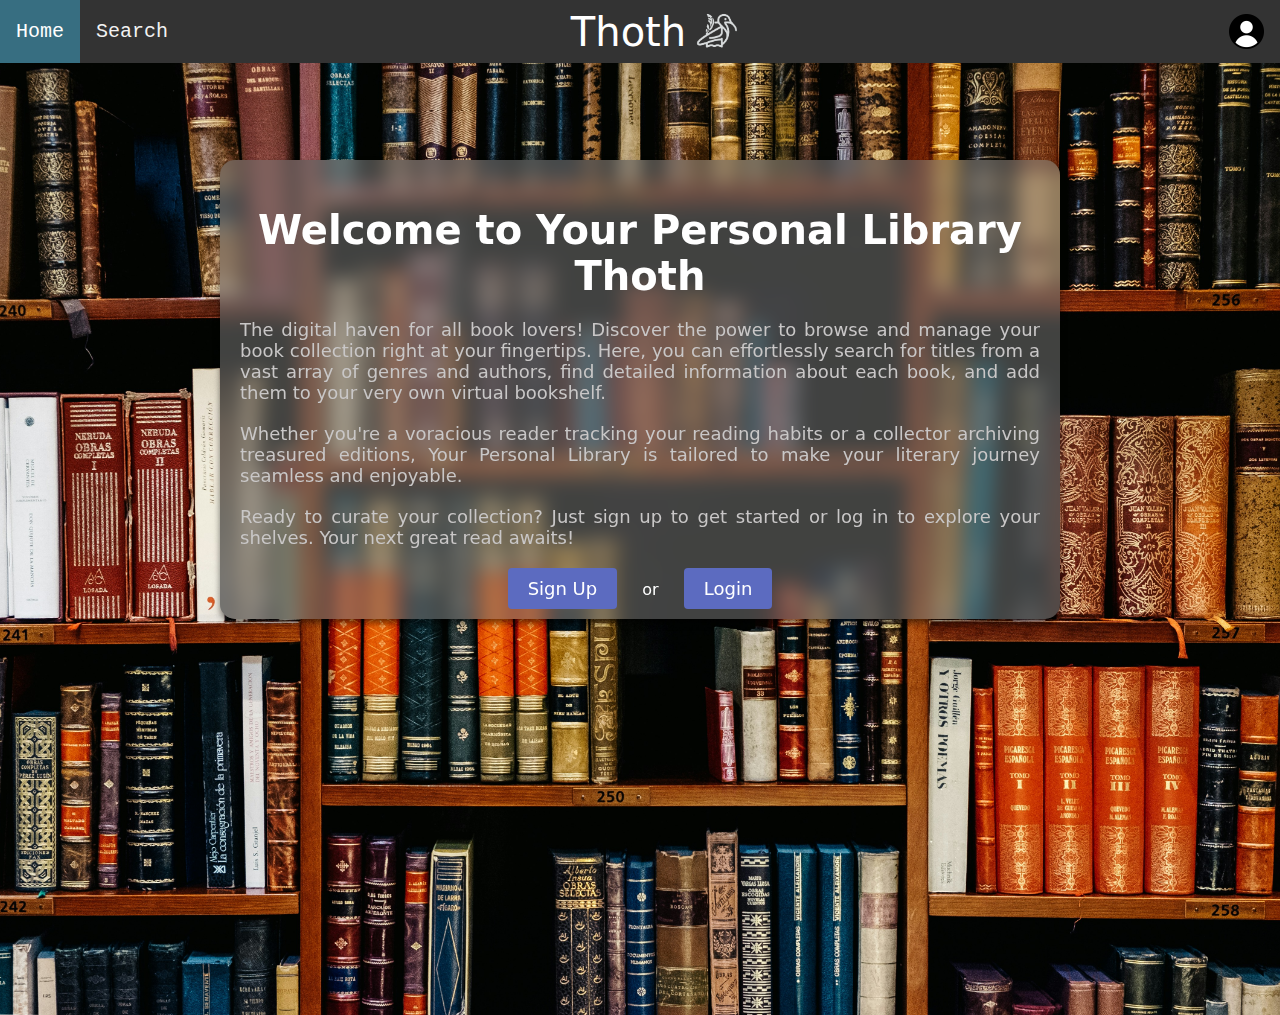
<file: index.html>
<!DOCTYPE html>

<head>
	<meta name="viewport" content="width=device-width, initial-scale=1.0" />
	<link rel="stylesheet" href="CSS/styles.css" />
    <title>Thoth</title>
	<script src="https://ajax.googleapis.com/ajax/libs/jquery/3.7.1/jquery.min.js">
    
	</script>
</head>

<body class="index-page">
	<div class="TopNav">
    <!-- Navigation links -->
    <a class="link" href="index.html">Home</a>
    <a class="link" href="search.html">Search</a>

    <div class="nav-center">
      <span class="nav-text">Thoth</span>
      <img src="Images/thoth.png" alt="Thoth" class="nav-logo">
    </div>

    <!-- Hamburger icon for mobile navigation menu -->
    <a href="javascript:void(0);" class="icon" onclick="openSideNav()">&#9776;</a>

    <!-- Dropdown menu for user profile and settings -->

    <div class="dropdown">
      <button class="dropbtn" onclick="toggleDropdown()">
        <!-- User icon in the dropdown button -->
        <img src="Images/user.png" alt="User" style="vertical-align: middle;">
      </button>

      <!-- Dropdown content hidden by default shown on click -->
      <div class="DropdownContent" id="DropdownContent">
        <a href="library.html">My Library</a>
        <a href="contact.html">Customer Service</a>
        <!-- Logout link with inline onclick event to call logout function -->
        <form method="post" action="PHP/logout.php">
          <button name="logoutButton" class="logoutButton">Logout</button>
        </form>
                
      </div>
    </div>
  </div>

  <!-- Side navigation menu hidden by default -->
  <div id="SideNav" class="SideNav">
    <a href="javascript:void(0)" class="closebtn" onclick="closeSideNav()">&times;</a>
    <a class="link" href="index.html">Home</a>
    <a class="link" href="search.html">Search</a>
  </div>

  <div class="mainContent">
    <div class="mainDiv">
      <h1>Welcome to Your Personal Library Thoth </h1>
      <p>
        The digital haven for all book lovers! Discover the power to browse and manage your book collection right at
        your fingertips. Here, you can effortlessly search for titles from a vast array of genres and authors, find
        detailed information about each book, and add them to your very own virtual bookshelf.
      </p>
      <p>
        Whether you're a voracious reader tracking your reading habits or a collector archiving treasured editions, Your
        Personal Library is tailored to make your literary journey seamless and enjoyable.
      </p>
      <p>
        Ready to curate your collection? Just sign up to get started or log in to explore your shelves. Your next great
        read awaits!
      </p>
      <div class="buttons">
        <a href="signup.html" class="AccButtonIndex">Sign Up</a>
        <span>or</span>
        <a href="login.html" class="AccButtonIndex">Login</a>
      </div>
    </div>
  </div>
  <!--php connection-->
<?php
include('/PHP/display.php');
include('/PHP/login.php');
include('/PHP/checkLogin.php');
?>
  <script src="JavaScript/script.js"></script>
</body>

</html>
</file>
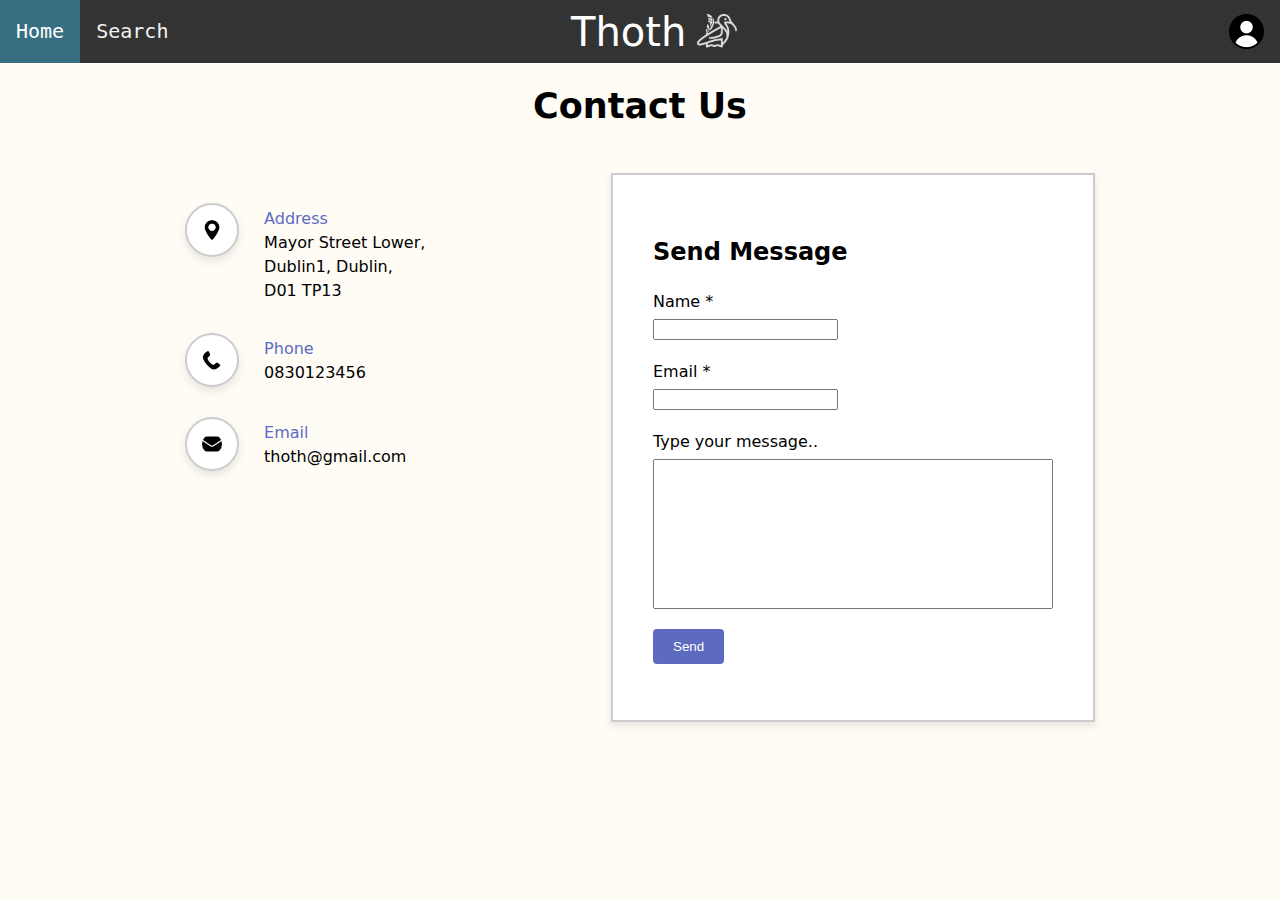
<file: contact.html>
<html>

<head>
    <meta charset="utf-8"/>
    <meta name="viewport" content="width=device-width, initial-scale=1.0"/>
    <title>Thoth</title>
    <!-- Link to the external CSS file -->
     <link href="CSS/styles.css" rel="stylesheet" type="text/css"/>
</head>

<body>
<!-- Navigation bar section -->
<div class="TopNav">
    <!-- Navigation links -->
    <a class="link" href="index.html">Home</a>
    <a class="link" href="search.html">Search</a>

    <div class="nav-center">
      <span class="nav-text">Thoth</span>
      <img src="Images/thoth.png" alt="Thoth" class="nav-logo">
    </div>

    <!-- Hamburger icon for mobile navigation menu -->
    <a href="javascript:void(0);" class="icon" onclick="openSideNav()">&#9776;</a>

    <!-- Dropdown menu for user profile and settings -->

    <div class="dropdown">
      <button class="dropbtn" onclick="toggleDropdown()">
        <!-- User icon in the dropdown button -->
        <img src="Images/user.png" alt="User" style="vertical-align: middle;">
      </button>

      <!-- Dropdown content hidden by default shown on click -->
      <div class="DropdownContent" id="DropdownContent">
        <a href="library.html">My Library</a>
        <a href="contact.html">Customer Service</a>
        <!-- Logout link with inline onclick event to call logout function -->
        <form method="post" action="PHP/logout.php">
          <button name="logoutButton" class="logoutButton">Logout</button>
        </form>
                
      </div>
    </div>
  </div>

<!-- Side navigation menu hidden by default -->
<div id="SideNav" class="SideNav">
    <a href="javascript:void(0)" class="closebtn" onclick="closeSideNav()">&times;</a>
    <a class="link" href="index.html">Home</a>
    <a class="link" href="search.html">Search</a>
</div>

<!-- contact us form -->
	<div class="contact">
		<div class="contact-banner">
			<h1>Contact Us</h1>
		</div>
		<div class="contact-content">
			<div class="contact-left">
				<div class="contact-address">
					<img alt="location" src="Images/map.png" class="contact-icon">
					<div class="contact-info">
						<div class="contact-info-title">Address</div>
						<div>Mayor Street Lower,</div>
						<div>Dublin1, Dublin,</div>
						<div>D01 TP13</div>
					</div>
				</div>
				<div class="contact-address">
					<img alt="phone" src="Images/phone.png" class="contact-icon">
					<div class="contact-info">
						<div class="contact-info-title">Phone</div>
						<div>0830123456</div>
					</div>
				</div>
				<div class="contact-address">
					<img alt="email" src="Images/email.png" class="contact-icon">
					<div class="contact-info">
						<div class="contact-info-title">Email</div>
						<div>thoth@gmail.com</div>
					</div>
				</div>
			</div>
			<div class="contact-right">
					<div class="contact-form">
						<h2>Send Message</h2>
						<form id="commentForm" onsubmit="return contactForm();">
							<div class="contact-form-line">
								<label for="fullName">Name *</label>
								<input type="text" id="fullName" name="fullName" required>
							</div>
							<div class="contact-form-line">
								<label for="email">Email *</label>
								<input type="email" id="email" name="email" required>
							</div>
							<div class="contact-form-line">
								<label for="msg">Type your message..</label>
								<textarea id="msg" name="msg" required></textarea>
							</div>

							<div class="links">
								<button type="submit" class="AccButton">Send</button>
							</div>
						</form>
					</div>
			</div>
		</div>
	</div>

	<!-- External JavaScript file-->
<script src="JavaScript/script.js"></script>

</body>
</html>
</file>
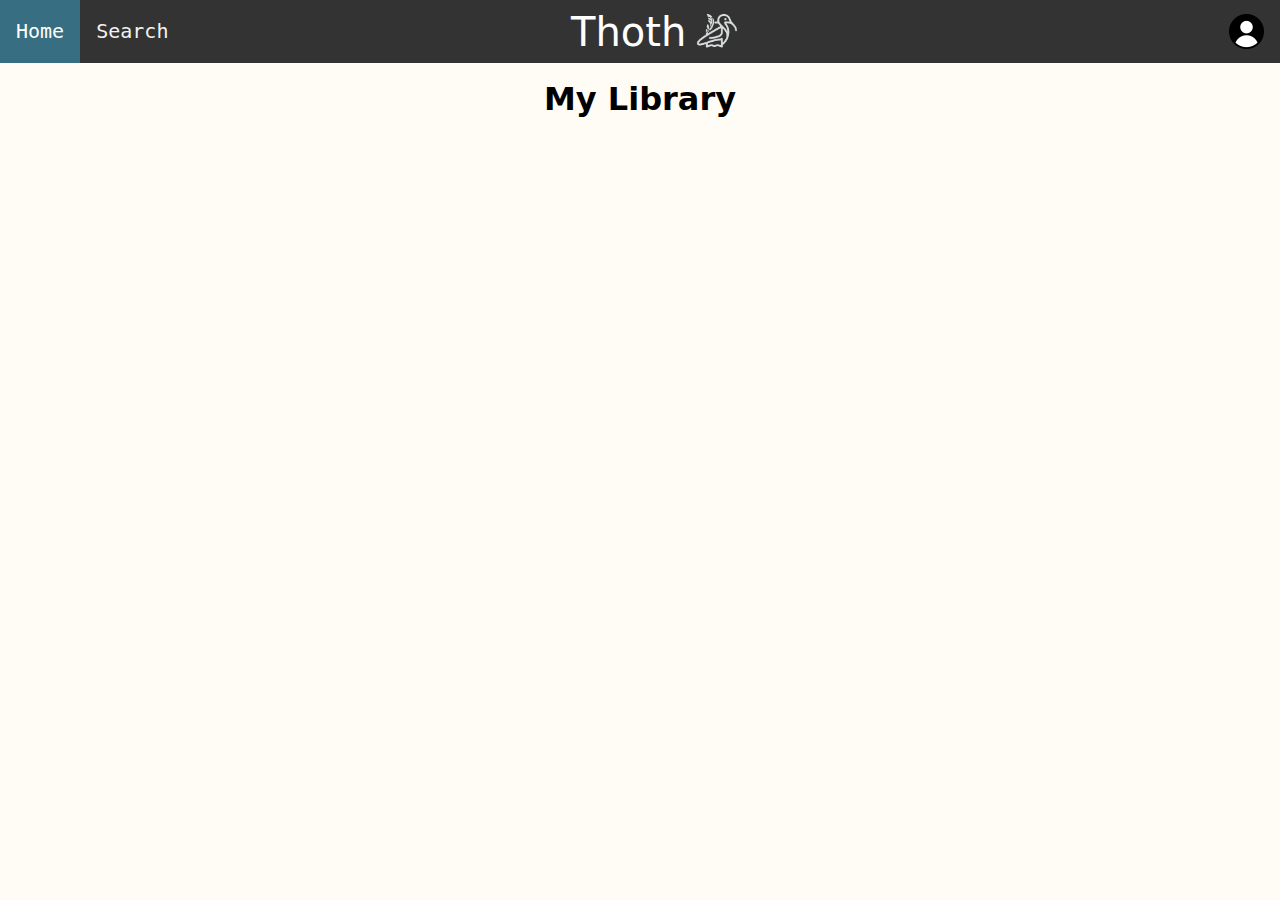
<file: library.html>
<!DOCTYPE html>
<html lang="en">
<head>
    <meta charset="UTF-8"/>
    <meta name="viewport" content="width=device-width, initial-scale=1.0"/>
    <link rel="stylesheet" href="CSS/styles.css"/>
    <script src="https://code.jquery.com/jquery-3.7.1.slim.js" integrity="sha256-UgvvN8vBkgO0luPSUl2s8TIlOSYRoGFAX4jlCIm9Adc=" crossorigin="anonymous"></script>
    <title>Thoth</title>
</head>
<body onload="checkLoginStatus()">
<!-- Navigation bar section -->
<div class="TopNav">
    <!-- Navigation links -->
    <a class="link" href="index.html">Home</a>
    <a class="link" href="search.html">Search</a>

    <div class="nav-center">
      <span class="nav-text">Thoth</span>
      <img src="Images/thoth.png" alt="Thoth" class="nav-logo">
    </div>

    <!-- Hamburger icon for mobile navigation menu -->
    <a href="javascript:void(0);" class="icon" onclick="openSideNav()">&#9776;</a>

    <!-- Dropdown menu for user profile and settings -->

    <div class="dropdown">
      <button class="dropbtn" onclick="toggleDropdown()">
        <!-- User icon in the dropdown button -->
        <img src="Images/user.png" alt="User" style="vertical-align: middle;">
      </button>

      <!-- Dropdown content hidden by default shown on click -->
      <div class="DropdownContent" id="DropdownContent">
        <a href="library.html">My Library</a>
        <a href="contact.html">Customer Service</a>
        <!-- Logout link with inline onclick event to call logout function -->
        <form method="post" action="PHP/logout.php">
          <button name="logoutButton" class="logoutButton">Logout</button>
        </form>
      </div>
    </div>
  </div>

<!-- Side navigation menu hidden by default -->
<div id="SideNav" class="SideNav">
    <a href="javascript:void(0)" class="closebtn" onclick="closeSideNav()">&times;</a>
    <a class="link" href="index.html">Home</a>
    <a class="link" href="search.html">Search</a>
</div>

<h1 class="heading">My Library</h1>

<div id="libraryBooks" class="grid-item"></div>


<!--php connection-->
<?php
include('/PHP/display.php');
include('/PHP/login.php');
include('/PHP/checkLogin.php');
include('/PHP/deleteBook.php');
?>
<script type="text/javascript" src="JavaScript/script.js"></script>
</body>
</html>
</file>
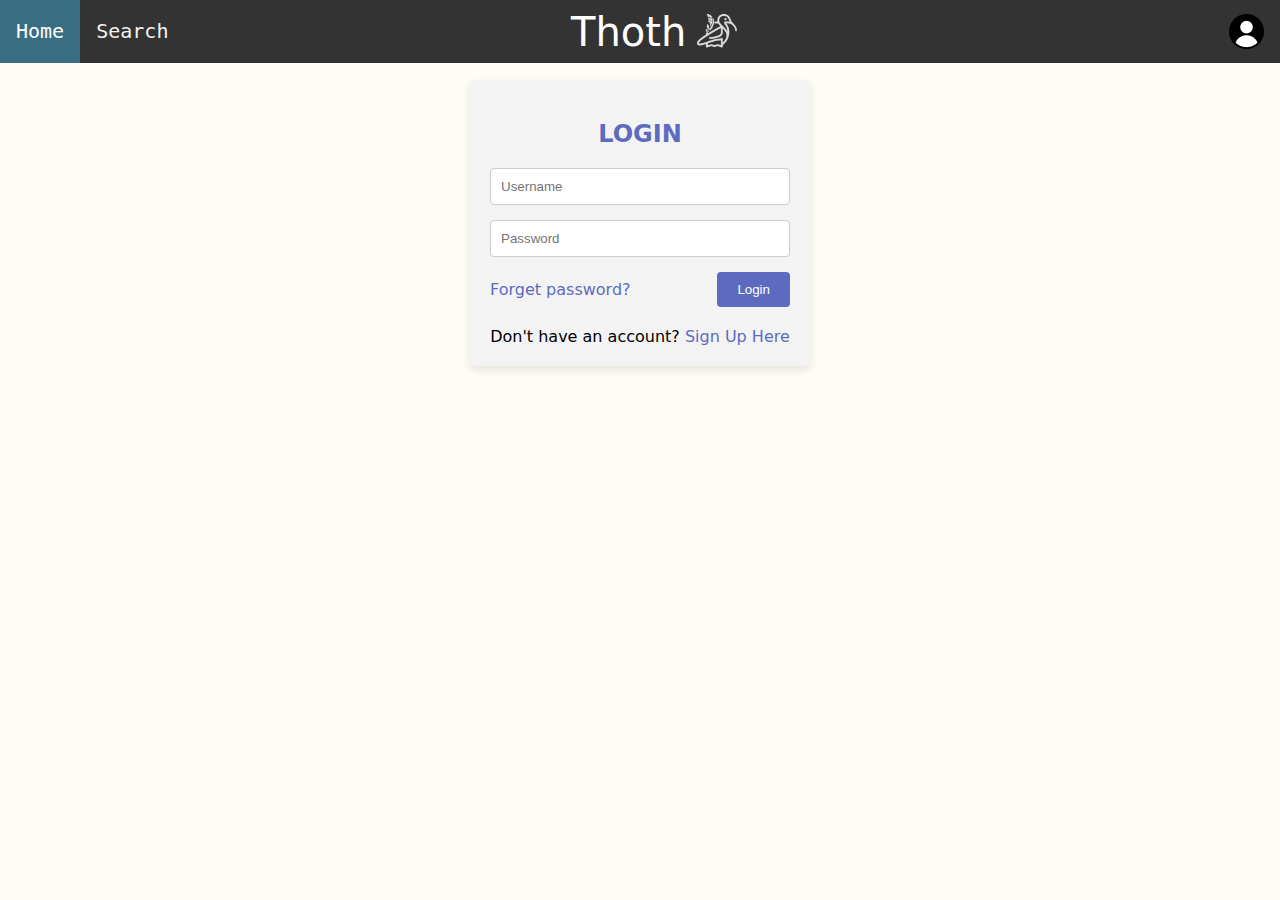
<file: login.html>
<html>

<head>
    <meta charset="utf-8"/>
    <meta name="viewport" content="width=device-width, initial-scale=1.0"/>
    <title>Thoth</title>
    <script src="https://ajax.googleapis.com/ajax/libs/jquery/3.7.1/jquery.min.js"></script>
    <!-- Link to the external CSS file -->
    <link href="CSS/styles.css" rel="stylesheet" type="text/css"/>
</head>

<body>
<!-- Navigation bar section -->
<div class="TopNav">
    <!-- Navigation links -->
    <a class="link" href="index.html">Home</a>
    <a class="link" href="search.html">Search</a>

    <div class="nav-center">
      <span class="nav-text">Thoth</span>
      <img src="Images/thoth.png" alt="Thoth" class="nav-logo">
    </div>

    <!-- Hamburger icon for mobile navigation menu -->
    <a href="javascript:void(0);" class="icon" onclick="openSideNav()">&#9776;</a>

    <!-- Dropdown menu for user profile and settings -->

    <div class="dropdown">
      <button class="dropbtn" onclick="toggleDropdown()">
        <!-- User icon in the dropdown button -->
        <img src="Images/user.png" alt="User" style="vertical-align: middle;">
      </button>

      <!-- Dropdown content hidden by default shown on click -->
      <div class="DropdownContent" id="DropdownContent">
        <a href="library.html">My Library</a>
        <a href="contact.html">Customer Service</a>
        <!-- Logout link with inline onclick event to call logout function -->
        <form method="post" action="PHP/logout.php">
          <button name="logoutButton" class="logoutButton">Logout</button>
        </form>  
      </div>
    </div>
  </div>

<!-- Side navigation menu hidden by default -->
<div id="SideNav" class="SideNav">
    <a href="javascript:void(0)" class="closebtn" onclick="closeSideNav()">&times;</a>
    <a class="link" href="index.html">Home</a>
    <a class="link" href="search.html">Search</a>
</div>

<!-- Account login container -->
<div class="AccContainer">
    <h2>LOGIN</h2>
    <!-- Login form -->
    <form class="AccForm" id="AccForm" action="PHP/login.php" method="post">
        <!-- Input group for username and password -->
        <div class="InputGroup">
            <input type="text" id="username" name="username" placeholder="Username" required>
            <input type="password" id="password" name="password" placeholder="Password" minlength="4" required>
        </div>

        <!-- Links for forgotten password and the submit button for login -->
        <div class="links">
            <a href="#">Forget password?</a>
            <button type="submit" class="AccButton">Login</button>
        </div>
    </form>

    <!-- Link to the signup page-->
    <div class="AccLink">
        <span class="SignupText">Don't have an account?</span> <a href="signup.html">Sign Up Here</a>
    </div>
</div>

<!-- External JavaScript file-->
<script src="JavaScript/script.js"></script>
</body>

</html>
</file>
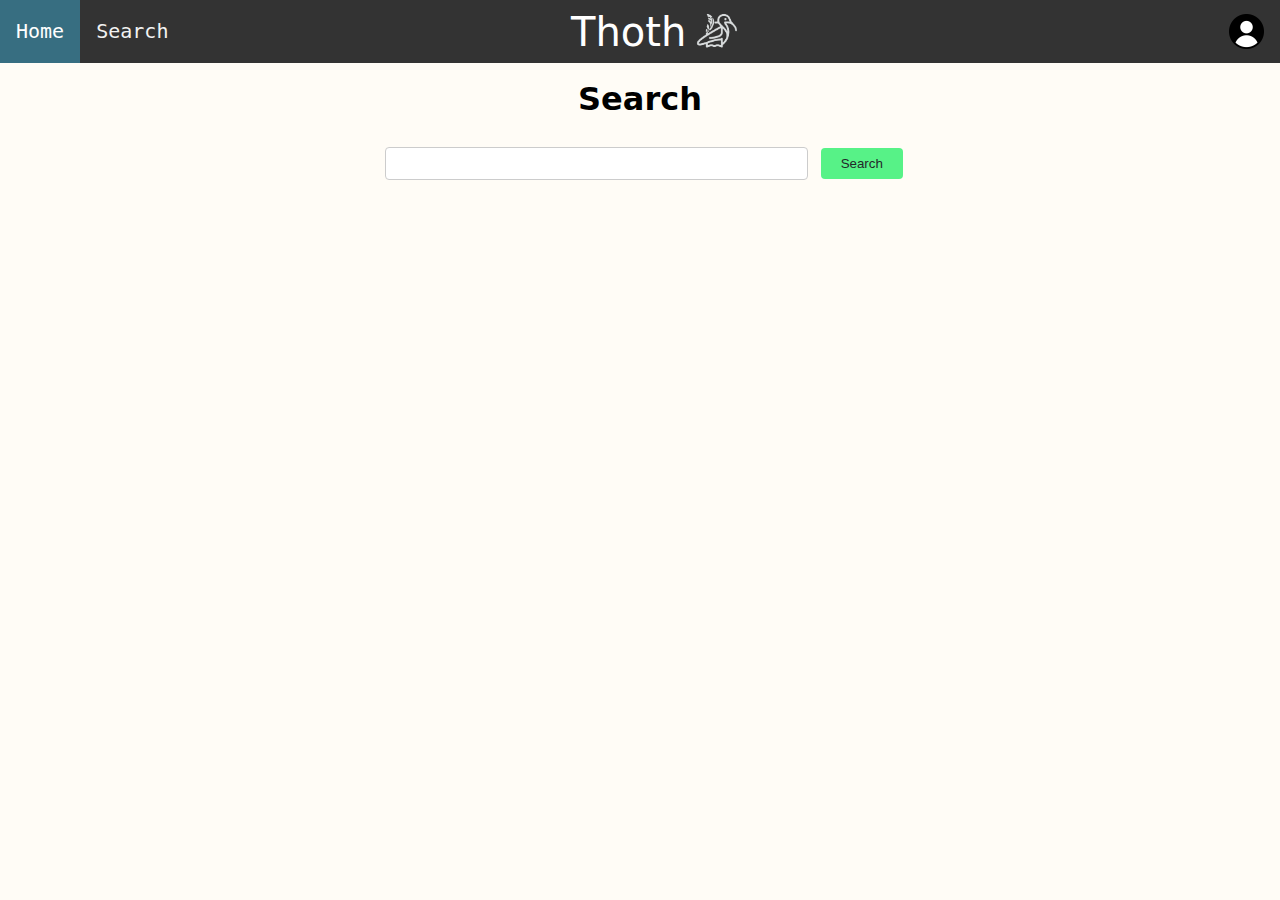
<file: search.html>
<html>
<head>
    <title>Thoth</title>
    <meta charset="utf-8"/>
    <meta name="viewport" content="width=device-width, initial-scale=1.0"/>
    <link href="CSS/styles.css" rel="stylesheet" type="text/css"/>
    <script src="https://ajax.googleapis.com/ajax/libs/jquery/3.7.1/jquery.min.js"></script>
</head>
<body>
<!-- Navigation bar section -->
<div class="TopNav">
    <!-- Navigation links -->
    <a class="link" href="index.html">Home</a>
    <a class="link" href="search.html">Search</a>

    <div class="nav-center">
      <span class="nav-text">Thoth</span>
      <img src="Images/thoth.png" alt="Thoth" class="nav-logo">
    </div>

    <!-- Hamburger icon for mobile navigation menu -->
    <a href="javascript:void(0);" class="icon" onclick="openSideNav()">&#9776;</a>

    <!-- Dropdown menu for user profile and settings -->

    <div class="dropdown">
      <button class="dropbtn" onclick="toggleDropdown()">
        <!-- User icon in the dropdown button -->
        <img src="Images/user.png" alt="User" style="vertical-align: middle;">
      </button>

      <!-- Dropdown content hidden by default shown on click -->
      <div class="DropdownContent" id="DropdownContent">
        <a href="library.html">My Library</a>
        <a href="contact.html">Customer Service</a>
        <!-- Logout link with inline onclick event to call logout function -->
        <form method="post" action="PHP/logout.php">
          <button name="logoutButton" class="logoutButton">Logout</button>
        </form>
                
      </div>
    </div>
  </div>

<!-- Side navigation menu hidden by default -->
<div id="SideNav" class="SideNav">
    <a href="javascript:void(0)" class="closebtn" onclick="closeSideNav()">&times;</a>
    <a class="link" href="index.html">Home</a>
    <a class="link" href="search.html">Search</a>
</div>
<h1 class="heading">Search</h1>

<div id="searchDiv">
    <input type="text" id="search"/>
    <button id="searchButton" class="button" onclick="search()">
        Search
    </button>
</div>

<div id="searchResults" class="grid-item"></div>



<script src="JavaScript/script.js"></script>
<!--php connection-->
<?php
include('/Thoth-beta-404/PHP/bookSave.php');
?>
</body>
</html>
</file>
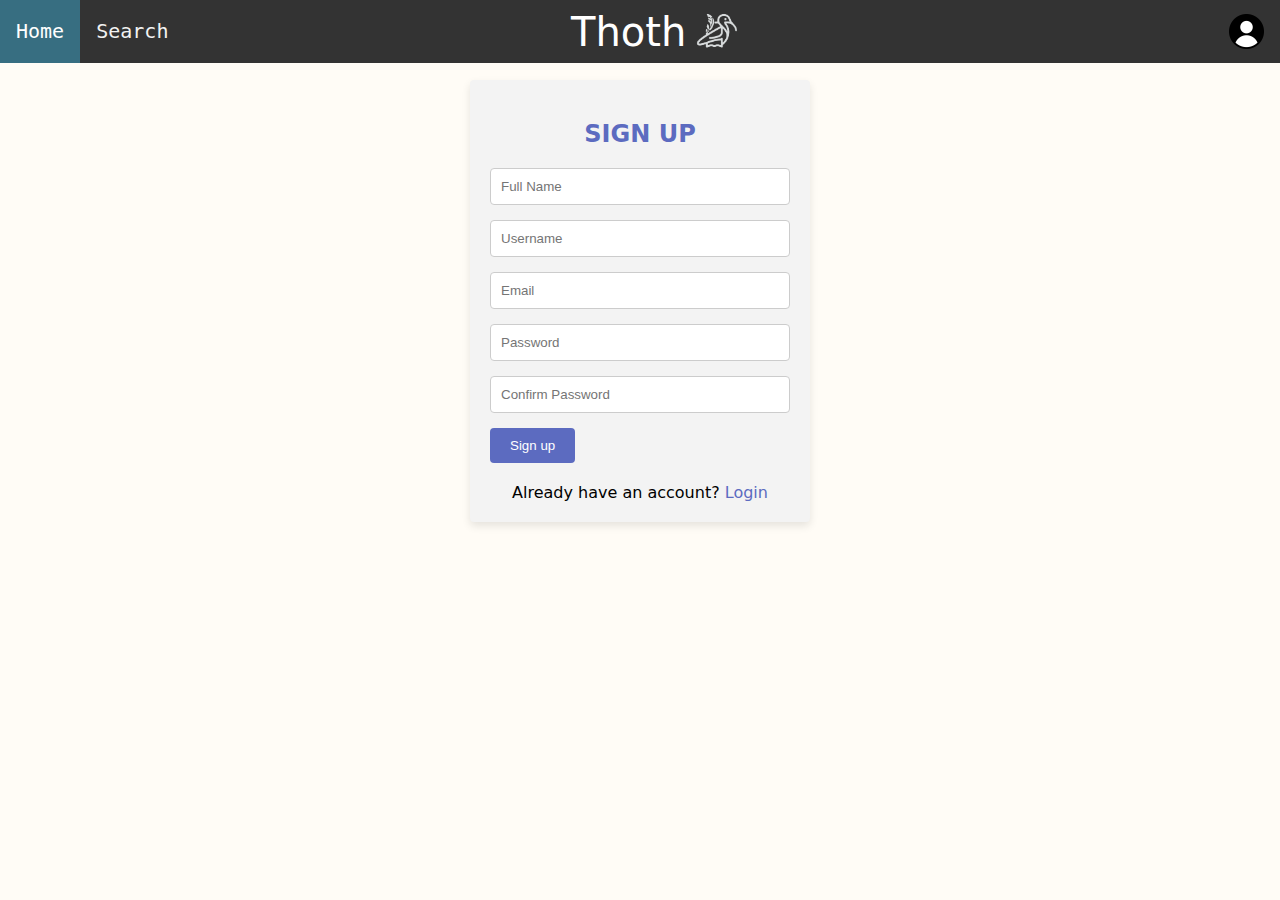
<file: signup.html>
<html>

<head>
    <meta charset="utf-8"/>
    <meta name="viewport" content="width=device-width, initial-scale=1.0"/>
    <title>Thoth</title>
    <link href="CSS/styles.css" rel="stylesheet" type="text/css"/>
    <script src="https://ajax.googleapis.com/ajax/libs/jquery/3.7.1/jquery.min.js"></script>
</head>

<body>
<!-- Navigation bar section -->
<div class="TopNav">
    <!-- Navigation links -->
    <a class="link" href="index.html">Home</a>
    <a class="link" href="search.html">Search</a>

    <div class="nav-center">
      <span class="nav-text">Thoth</span>
      <img src="Images/thoth.png" alt="Thoth" class="nav-logo">
    </div>

    <!-- Hamburger icon for mobile navigation menu -->
    <a href="javascript:void(0);" class="icon" onclick="openSideNav()">&#9776;</a>

    <!-- Dropdown menu for user profile and settings -->

    <div class="dropdown">
      <button class="dropbtn" onclick="toggleDropdown()">
        <!-- User icon in the dropdown button -->
        <img src="Images/user.png" alt="User" style="vertical-align: middle;">
      </button>

      <!-- Dropdown content hidden by default shown on click -->
      <div class="DropdownContent" id="DropdownContent">
        <a href="library.html">My Library</a>
        <a href="contact.html">Customer Service</a>
        <!-- Logout link with inline onclick event to call logout function -->
        <form method="post" action="PHP/logout.php">
          <button name="logoutButton" class="logoutButton">Logout</button>
        </form>
                
      </div>
    </div>
  </div>

<div id="SideNav" class="SideNav">
    <a href="javascript:void(0)" class="closebtn" onclick="closeSideNav()">&times;</a>
    <a class="link" href="index.html">Home</a>
    <a class="link" href="search.html">Search</a>
</div>

<!-- Signup container -->
<div class="AccContainer">
    <h2>SIGN UP</h2>
    <!-- Signup form -->
    <form class="AccForm" action="PHP/signup.php" method="post">

        <div class="InputGroup">
            <input type="text" id="fullName" name="fullName" placeholder="Full Name" minlength="4" required>

            <input type="text" id="username" name="username" placeholder="Username" minlength="4" required>

            <input type="email" id="email" name="email" placeholder="Email" required>

            <input type="password" id="password" name="password" placeholder="Password" minlength="4" required>

            <input type="password" id="confirmPassword" name="confirmPassword" placeholder="Confirm Password" minlength="4" required>
        </div>

        <!-- Submit button for Signup -->
        <div class="links">
            <button type="submit" class="AccButton">Sign up</button>
        </div>

    </form>
    <!-- Link to the Login page-->
    <div class="AccLink">
        <span class="SignupText">Already have an account? </span><a href="login.html">Login</a>

    </div>

</div>

<!-- External JavaScript file-->
<script src="JavaScript/script.js"></script>
</body>

</html>
</file>
<file: CSS/styles.css>
/*
------------------
BODY
------------------
*/

body {
  margin: 0;
  margin-top: 80px;
  font-family: Arial;
  background-color: #fffcf6;
  font-family: system-ui, -apple-system, BlinkMacSystemFont, "Segoe UI", Roboto,
    Oxygen, Ubuntu, Cantarell, "Open Sans", "Helvetica Neue", sans-serif;
}

body.index-page {
  margin-top: 60px;
}

/*
------------------
NAVBAR
------------------
*/

.nav-center {
  display: flex;       
  justify-content: center; 
  align-items: center;     
  flex: 1;                  
  margin-right: 80px;
}

.nav-center .nav-logo{
  height: 60px; 
}

.nav-text {
  color: white;
  font-size: 40px;
}

/* Navbar container */
.TopNav {
  display: flex;            
  justify-content: space-between; 
  align-items: center;      
  position: fixed;
  top: 0;
  background-color: #333;
  z-index: 1000;
  width: 100%;
}

/* Links inside the navbar */
.TopNav a {
  float: left;
  color: #f2f2f2;
  padding: 14px 16px;
  text-decoration: none;
  font-size: 20px;
  line-height: 35px;
  font-family: "Monaco", "Lucida Console", monospace;
  transition: 0.3s;
}

/* Icon hidden by default */
.TopNav .icon {
  display: none;
}

/* The dropdown container */
.dropdown {
  float: right;
}

/* Dropdown button */
.dropdown .dropbtn {
  cursor: pointer;
  border: none;
  padding: 14px 16px;
  background-color: inherit;
}

/* Dropdown content box (hidden by default) */
.DropdownContent {
  display: none;
  position: fixed;
  background-color: #333;
  min-width: 100px;
  height: 105px;
  box-shadow: 0px 8px 16px 0px rgba(0, 0, 0, 0.2);
  border: 2px solid #000000;
  z-index: 1001;
  /* Higher than the navbar to ensure it appears on top */
  right: 10px;
  top: 65px;
  border-radius: 10px;
}

/* Links inside the dropdown */
.DropdownContent a {
  float: none;
  padding: 0px 10px;
  display: block;
  text-align: left;
  font-size: 15px;
}

.logoutButton {
  background: none;
  /* Remove button background */
  border: none;
  /* Remove button border */
  color: #f2f2f2;
  /* Match text color of navbar links */
  width: 170px;
  text-align: left;
  padding: 0px 10px;
  font-size: 15px;
  /* Match font size of navbar links */
  line-height: 35px;
  /* Match line height of navbar links */
  font-family: "Monaco", "Lucida Console", monospace;
  /* Match font family */
  cursor: pointer;
  /* Keep cursor as pointer to indicate clickable */
  border-bottom-left-radius: 10px;
  border-bottom-right-radius: 10px;
}

/* Adding hover effect similar to other navbar links */
.logoutButton:hover {
  background-color: #376e81;
  /* Match hover background of navbar links */
  color: white;
  /* Match hover text color of navbar links */
  transition: 0.3s;
}

/* Add a background color to navbar links on hover */
.TopNav .link:hover,
.DropdownContent a:hover {
  background-color: #376e81;
  color: white;
}

/* Different hover borders for first child in dropdown */
.DropdownContent a:first-child:hover {
  border-top-left-radius: 10px;
  border-top-right-radius: 10px;
}

/* Activates with javascript for show the dropdown menu */
.show {
  display: block;
}

/* User images for dropdown button */
.dropdown .dropbtn img {
  height: 35px;
}

/* The dropdown container */
.SideNav {
  height: 100%;
  width: 0;
  /* Initially hidden */
  position: fixed;
  top: 0;
  right: 0;
  background-color: #2c2c2c;
  overflow-x: hidden;
  /* Prevents horizontal scroll inside the side navigation */
  transition: 0.5s;
  padding-top: 60px;
  z-index: 1001;
  /* Higher than the navbar to ensure it appears on top */
}

/* Links inside in sidenav */
.SideNav a {
  padding: 10px 15px;
  text-decoration: none;
  font-size: 25px;
  color: #ccc;
  display: block;
  transition: 0.3s;
  font-family: "Monaco", "Lucida Console", monospace;
}

.SideNav .link:hover {
  background-color: #376e81;
  color: white;
}

/* Close button for sidenav */
.closebtn {
  position: absolute;
  top: 0;
  margin-top: 10px;
  font-size: 36px;
}

/*
------------------
HomePage
------------------
*/
.mainContent {
  align-items: center;
  padding-top: 100px;
  height: 95vh;
  /* Set the height relative to the viewport */
  background-image: url("/Images/testBG.jpg");
  background-position: center;
  background-repeat: no-repeat;
  background-size: cover;
  width: 100%;
  /* Full width of the viewport */
}

.mainContent .mainDiv {
  text-align: center;
  margin-left: auto;
  margin-right: auto;
  color: #fff;
  background-color: rgba(128, 128, 128, 0.5);
  backdrop-filter: blur(10px);
  border-radius: 15px;
  padding: 20px;
  box-shadow: 0 4px 6px rgba(0, 0, 0, 0.5);
  max-width: 800px;
}

.mainDiv h1 {
  font-size: 40px;
  margin-bottom: 20px;
}

.mainDiv p {
  font-size: 18px;
  margin-bottom: 20px;
  text-align: justify;
  color: #c9c7c7;
}

.AccButtonIndex {
  padding: 10px 20px;
  background-color: #5c6bc0;
  text-decoration: none;
  color: white;
  border: none;
  border-radius: 4px;
  cursor: pointer;
  margin: 20px;
  font-size: 18px;
  transition: all 0.3s ease;
}

.AccButtonIndex:hover {
  background-color: #3f51b5;
  box-shadow: 0 4px 8px rgba(0, 0, 0, 0.2);
  color: #fff;
}

/*
------------------
Login - SignUp
------------------
*/
/* Login - SignUp Container */
.AccContainer {
  width: 300px;
  margin: auto;
  margin-top: 40px;
  padding: 20px;
  background-color: #f3f3f3;
  border-radius: 4px;
  box-shadow: 0 4px 8px rgba(0, 0, 0, 0.1);
  text-align: center;
  color: #5c6bc0;
}

.AccForm .InputGroup input {
  width: 100%;
  padding: 10px;
  border: 1px solid #ccc;
  border-radius: 4px;
  margin-bottom: 15px;
}

/* Flexbox for aligning link and button */
.links {
  display: flex;
  justify-content: space-between;
  align-items: center;
}

/* Color for links inside of form */
.links a,
.AccLink a {
  color: #5c6bc0;
  text-decoration: none;
}

/* Hover for links inside of form */
.links a:hover,
.AccLink a:hover {
  text-decoration: underline;
}

.AccButton {
  padding: 10px 20px;
  background-color: #5c6bc0;
  color: white;
  border: none;
  border-radius: 4px;
  cursor: pointer;
}

.AccButton:hover {
  background-color: #3f51b5;
}

.buttons {
  margin-top: 30px;
}

.AccLink {
  margin-top: 20px;
}

.SignupText {
  color: #000;
}

/*
------------------
SEARCH
------------------
*/
.search {
  background-color: #fff;
  padding-top: 5px;
  margin: 20px;
  text-align: center;
}

#searchBar {
  padding: 8px;
  border: 1px solid #ccc;
  border-radius: 4px;
  margin: 8px;
  text-decoration: none;
  width: 33%;
}

#searchButton {
  padding: 8px 12px;
  color: #fff;
  border: none;
  border-radius: 4px;
  cursor: pointer;
  padding-left: 20px;
  padding-right: 20px;
  background-color: #57f287;
  color: #23272a;
  transition: all 0.3s ease;
}

#searchButton:hover {
  background-color: green;
  box-shadow: 0 4px 8px rgba(0, 0, 0, 0.2);
  transform: scale(1.05);
  color: #fff;
}

/*
------------------
----SEARCH BAR----
------------------
*/
#search {
  border: 1px solid #ccc;
  border-radius: 4px;
  margin: 8px;
  padding: 8px;
  text-decoration: none;
  width: 33%;
}

#search:focus {
  border-color: #007bff;
  box-shadow: 0 0 5px rgba(0, 123, 255, 0.5);
  transition: border-color 0.3s, box-shadow 0.3s;
  outline: none;
}

#searchDiv {
  margin-top: 20px;
  text-align: center;
}

/*
------------------
------BUTTONS-----
------------------
*/

.saveButton {
  display: block;
  width: 100%;
  background-color: #5865f2;
  color: #fff;
  border: none;
  border-radius: 4px;
  cursor: pointer;
  margin-bottom: 5px;
  padding: 8px 0;
  transition: all 0.3s ease;
}

.saveButton:hover {
  background-color: #3f51b5;
  box-shadow: 0 4px 8px rgba(0, 0, 0, 0.2);
  transform: scale(1.05);
  color: #fff;
}

/*
------------------
-----REVIEWS------
------------------
*/
.userReview {
  background-color: #fff;
  border: 1px solid #cccccc;
  border-radius: 5px;
  box-shadow: 0 2px 4px rgba(0, 0, 0, 0.25);
  margin: 10px;
  padding: 10px;
}

#userReviewTitle {
  margin: 10px;
}

.userReviewsContainer {
  margin-bottom: 20px;
}


/*
------------------
---BOOK RESULTS---
------------------
*/
.grid-item {
  display: grid;
  grid-template-columns: repeat(auto-fit, minmax(250px, 1fr));
  gap: 20px;
  align-items: start;
}

.searchResultDiv {
  background-color: #fff;
  border: 1px solid #cccccc;
  border-radius: 5px;
  box-shadow: 0 2px 4px rgba(0, 0, 0, 0.25);
  margin: 10px;
  max-width: 300px;
  padding: 10px;
  text-align: center;
}

.searchResultDiv img {
  border-radius: 5px;
}

/*
------------------
-----BOOK PAGE----
------------------
*/
.bookDiv {
  display: flex;
  justify-content: space-between;
  margin: 10px;
  padding: 10px;
}

.leftContent {
  flex: 1;
}

.rightContent {
  margin-left: 30px;
  width: 80%;
}

#bookDescHead {
  margin-top: -10px;
}

#bookDesc {
  margin-top: -15px;
}

.bookHeading {
  text-align: center;
  size: 48px;
}

.bookPageSaveButton {
  background-color: #5865f2;
  color: #fff;
  border: none;
  border-radius: 5px;
  cursor: pointer;
  padding: 10px 15px;
}

/*
------------------
-----HEADINGS-----
------------------
*/
.heading {
  text-align: center;
}

/*
------------------
-----CONTACT PAGE----
------------------
*/

.contact {
  max-width: 950px;
  margin: 80px auto;
  color: white;
  line-height: 1.5;

}

.contact-banner {
  color: black;
  display: flex;
  justify-content: center;
  text-align: center;
  width: auto;
}

.contact-banner h1 {
  font-size: 35px;
  margin: 0;
}

.contact-content {
  display: flex;
  margin-top: 40px;

}

.contact-icon {
  background-color: white;
  border-radius: 30px;
  padding: 15px;
  vertical-align: top;
  width: 20px;
  height: 20px;
  border: 2px solid #cccccc;
  /* Adds a light grey border */
  box-shadow: 0px 4px 8px rgba(0, 0, 0, 0.1);
  /* Adds a subtle shadow */
}

.contact-info {
  display: inline-block;
  padding: 4px 20px 0px 20px;
}

.contact-address {
  margin-top: 30px;
  color: #000;
}

.contact-left {
  width: 530px;
  margin-left: 20px;
}

.contact-right {
  flex: 1 1 auto;
  background-color: white;
  border: 2px solid #cccccc;
  /* Adds a light grey border */
  box-shadow: 0px 4px 8px rgba(0, 0, 0, 0.1);
  /* Adds a subtle shadow */
  margin-right: 20px;
}

.contact-form {
  color: #000;
  padding: 40px;
  margin: auto;
}

.contact-info-title {
  color: #5c6bc0;
}

.contact-form-line {
  margin-bottom: 20px;
}

.contact-form textarea {
  height: 150px;
  width: 400px;
  resize: none;
  /* Prevents resizing of the textarea */
}

.contact-send {
  margin-top: 20px;
}

.contact-form-line label {
  padding-bottom: 5px;
  display: block;
}

/*
------------------
---Media Screen---
------------------
*/
@media screen and (max-width: 900px) {
  .TopNav .link {
    display: none;
    /* Hide links in the navbar on smaller screens */
  }

  .TopNav .icon,
  .dropdown .dropbtn {
    display: block;
    /* Show icon and dropdown button in navbar on smaller screens */
  }

  .mainContent .mainDiv {
    margin-left: 20px;
    margin-right: 20px;
  }

  .nav-center {
    justify-content: flex-start; 
    margin-left: 20px;
  }
}

@media screen and (max-width: 770px) {
  .contact-content {
    display: flex;
    flex-direction: column;
    align-items: center;
    margin-left: auto;
  }

  .contact-right {
    margin-top: 30px;
    width: 400px;
    margin-right: 0px;
  }

  .contact-address:first-child {
    margin-top: 0px;
  }

  .contact-form textarea {
    height: 150px;
    width: 325px;
    resize: none;
    /* Prevents resizing of the textarea */
  }
  .contact-left{
    width: 430px;
  }
}

@media screen and (max-width: 535px) {
  .grid-item {
    display: grid;
    grid-template-columns: repeat(auto-fit, minmax(200px, 1fr));
    gap: 20px;
    align-items: start;
  }
}
</file>
